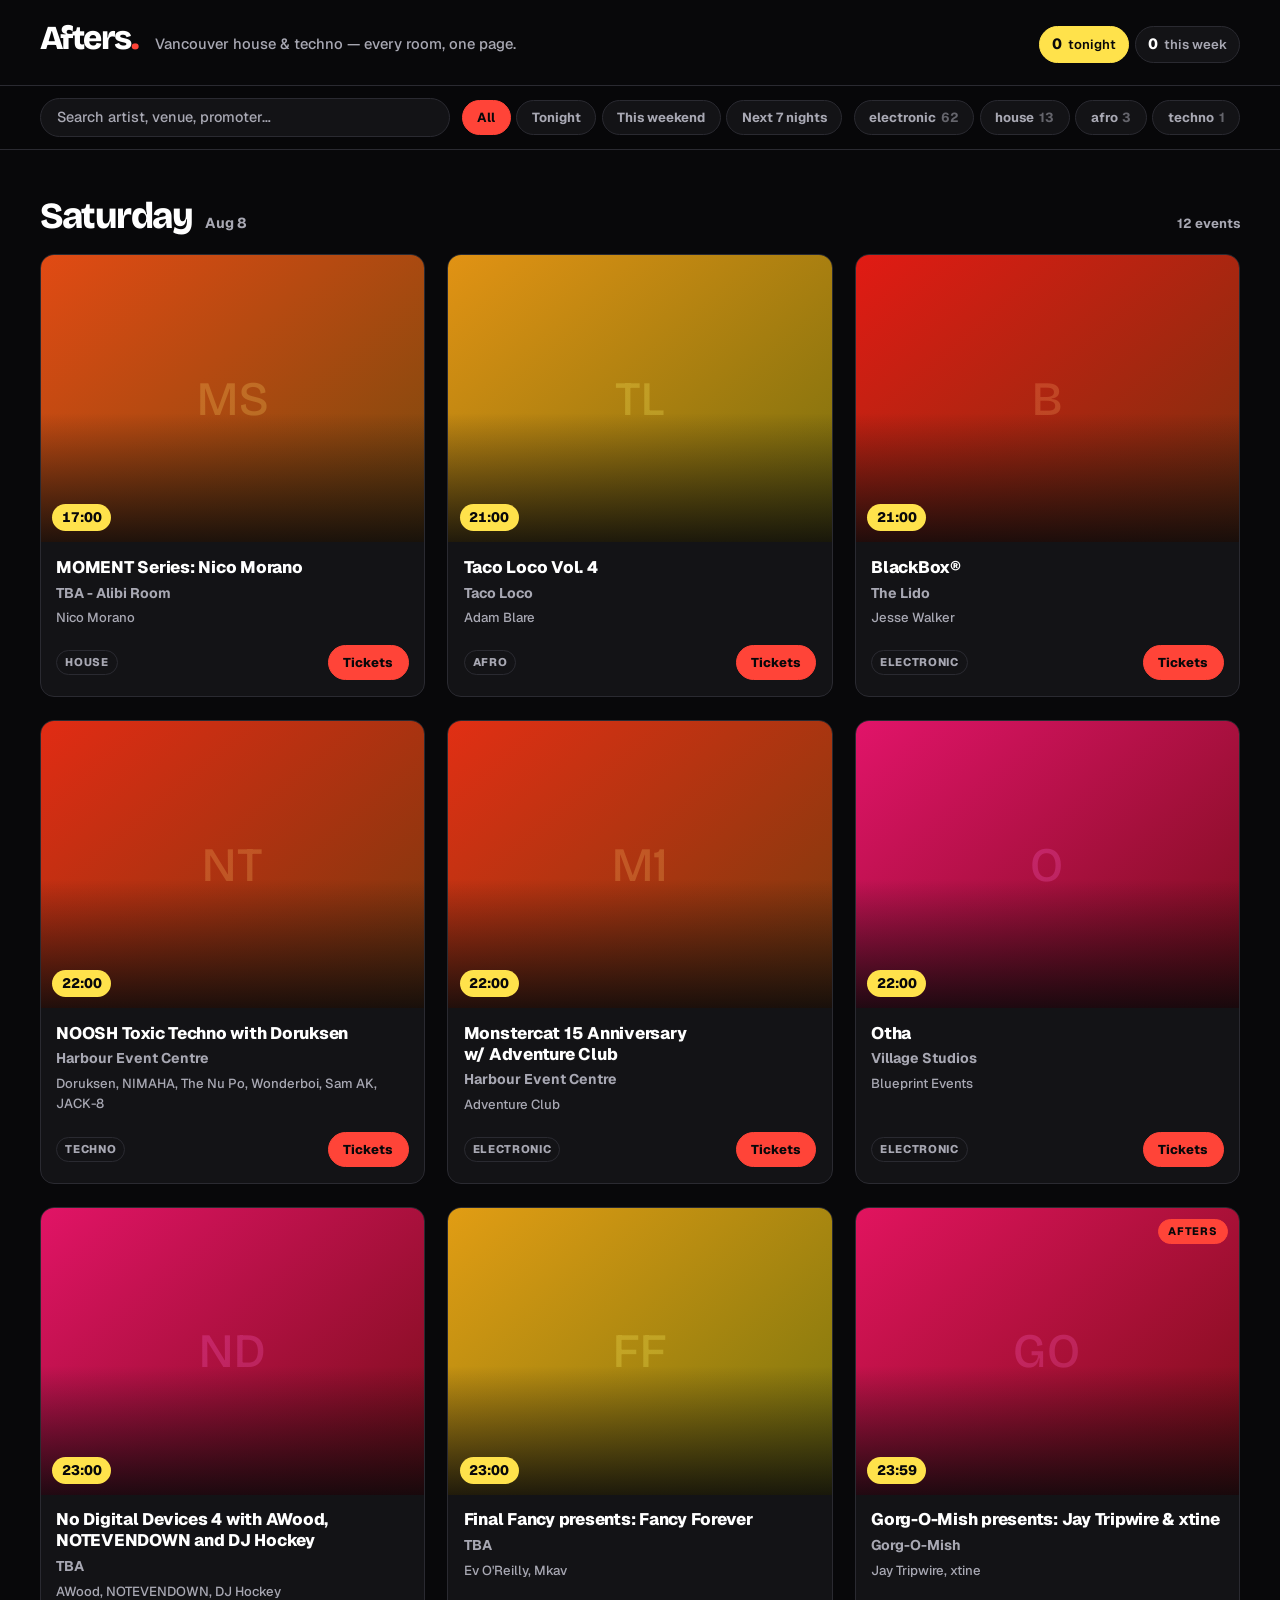
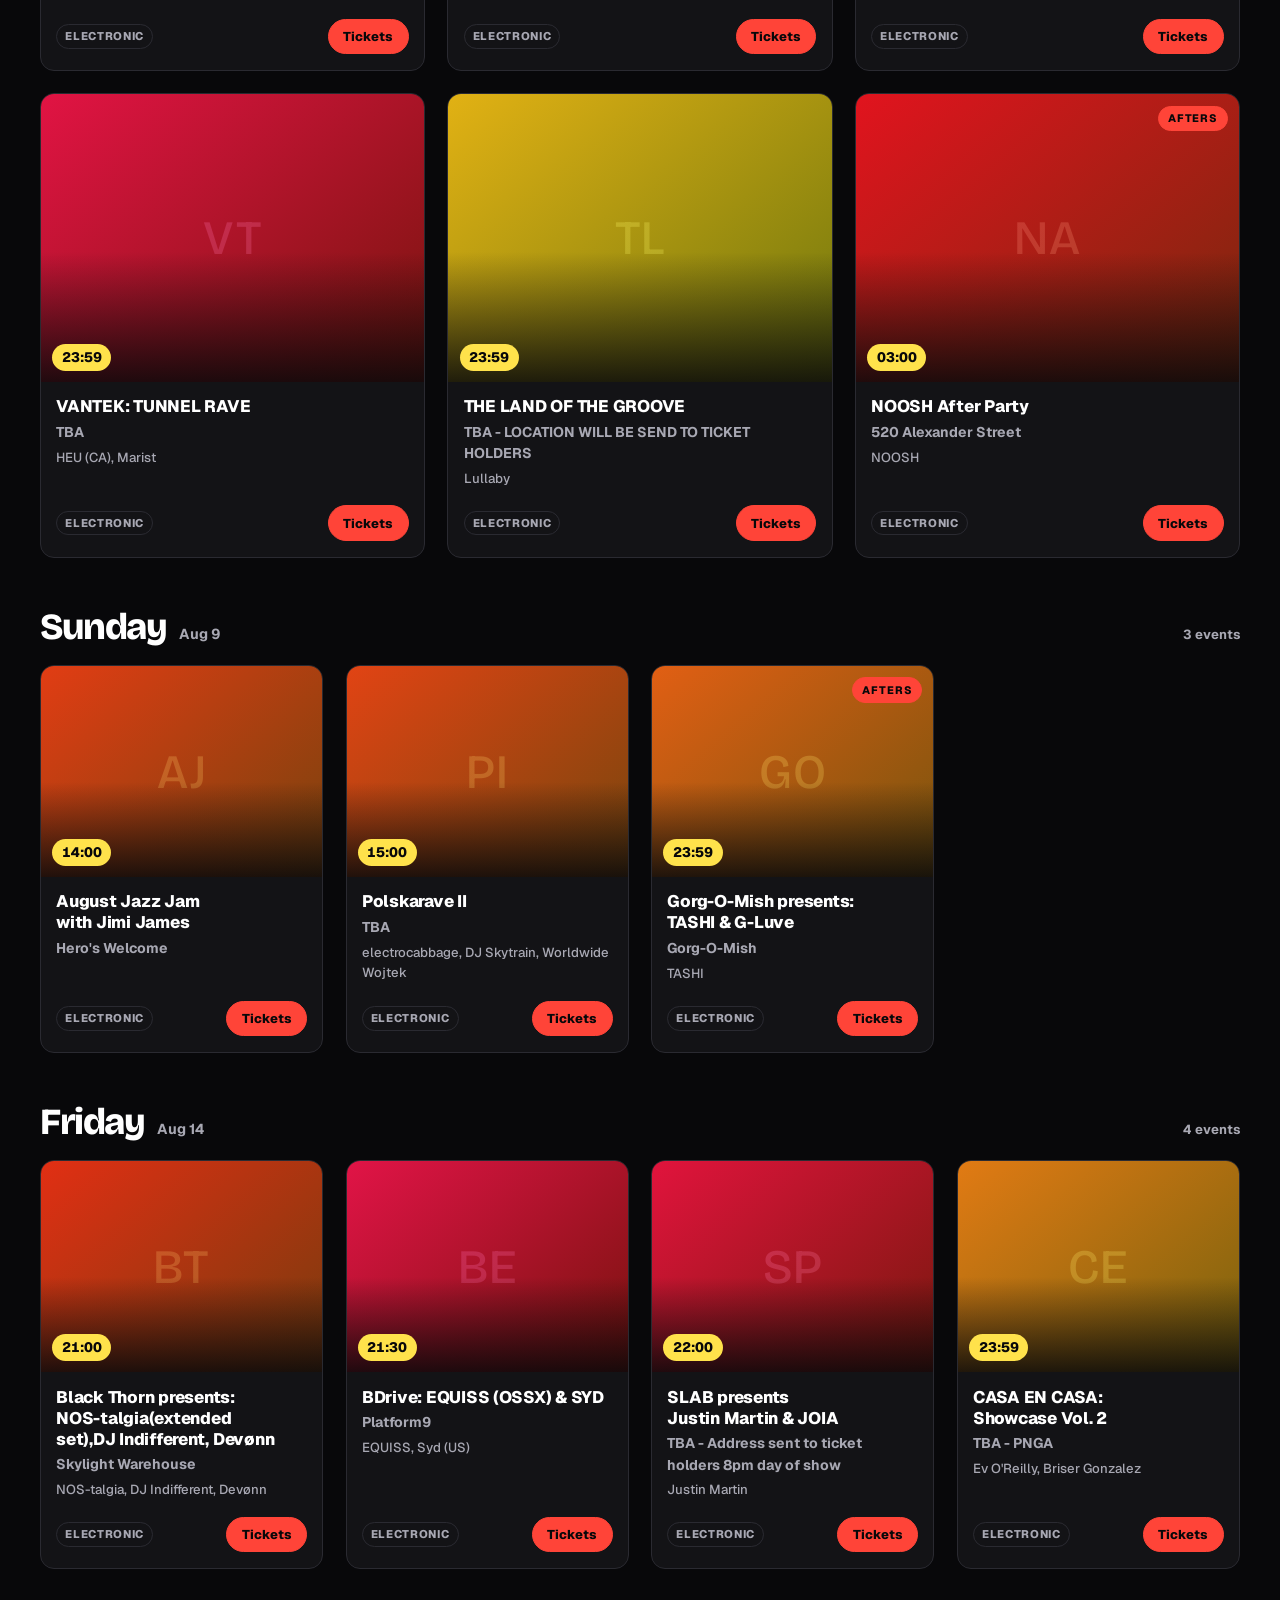
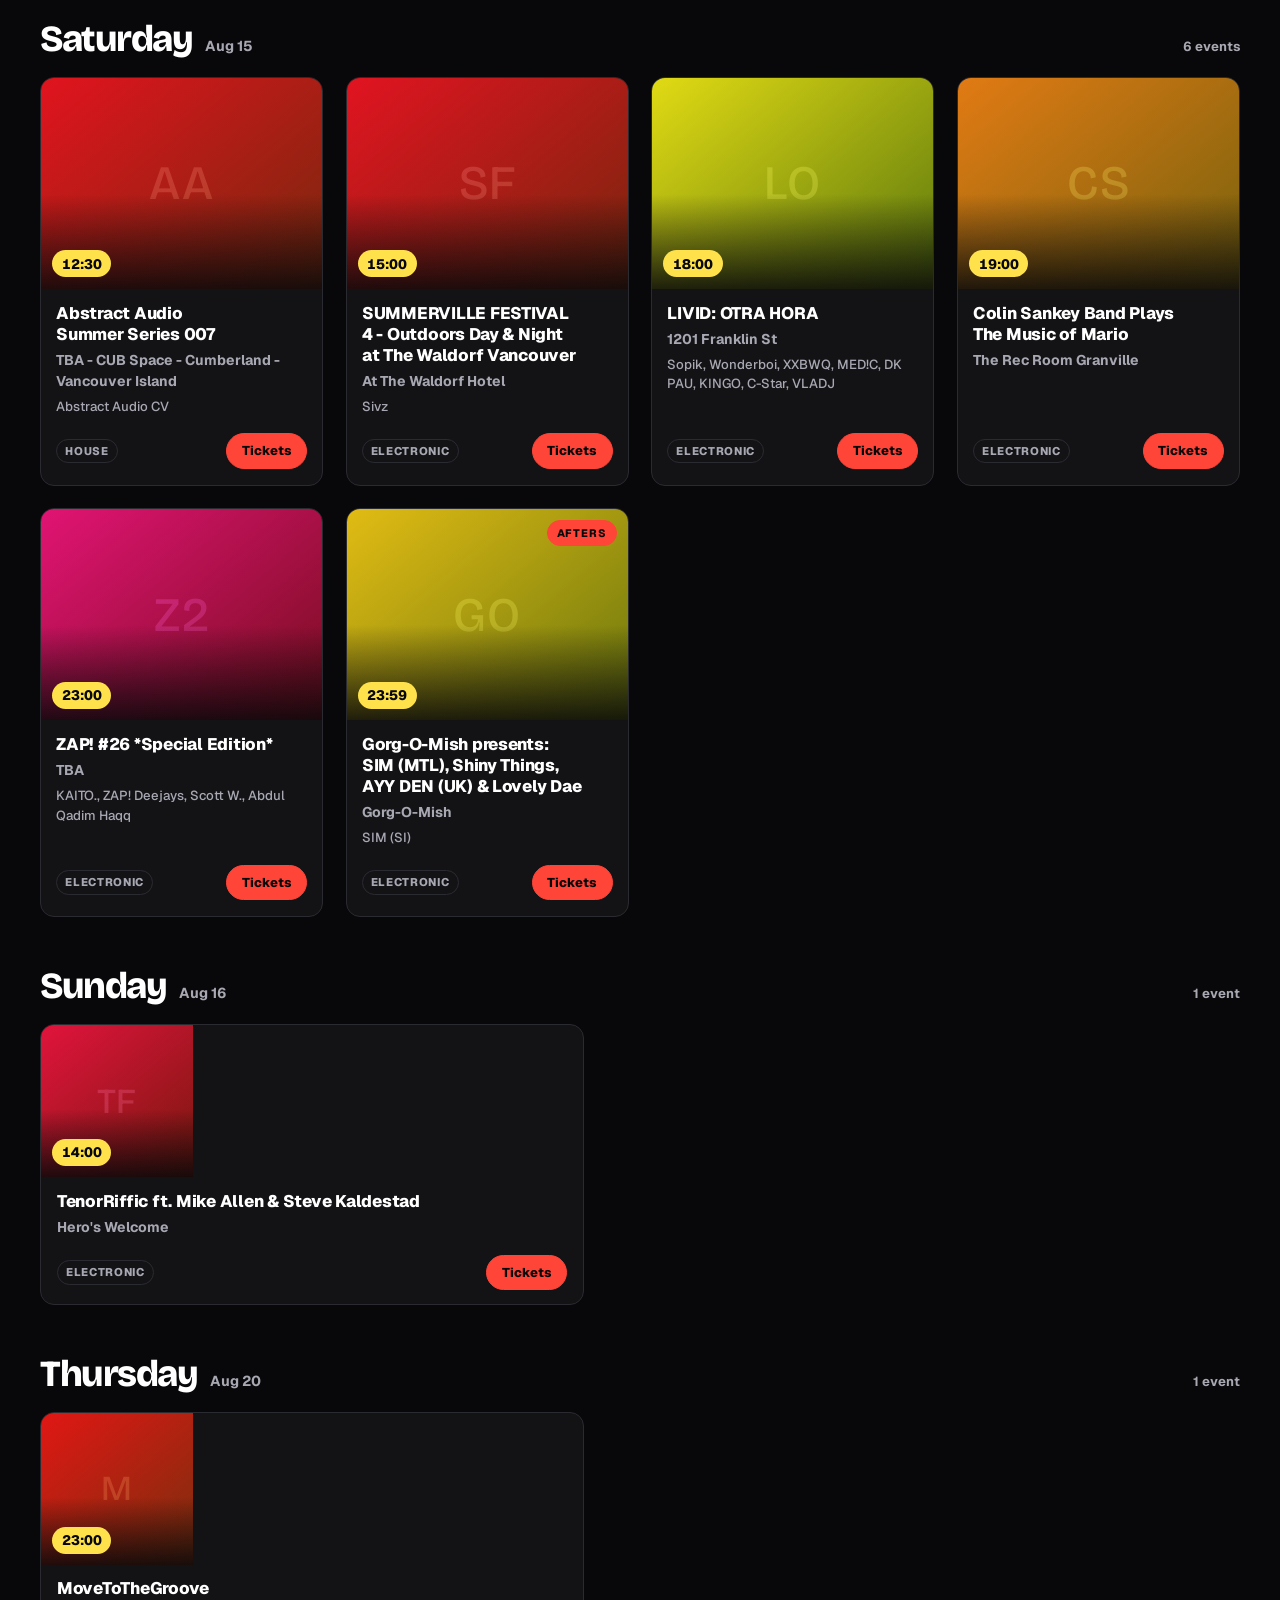
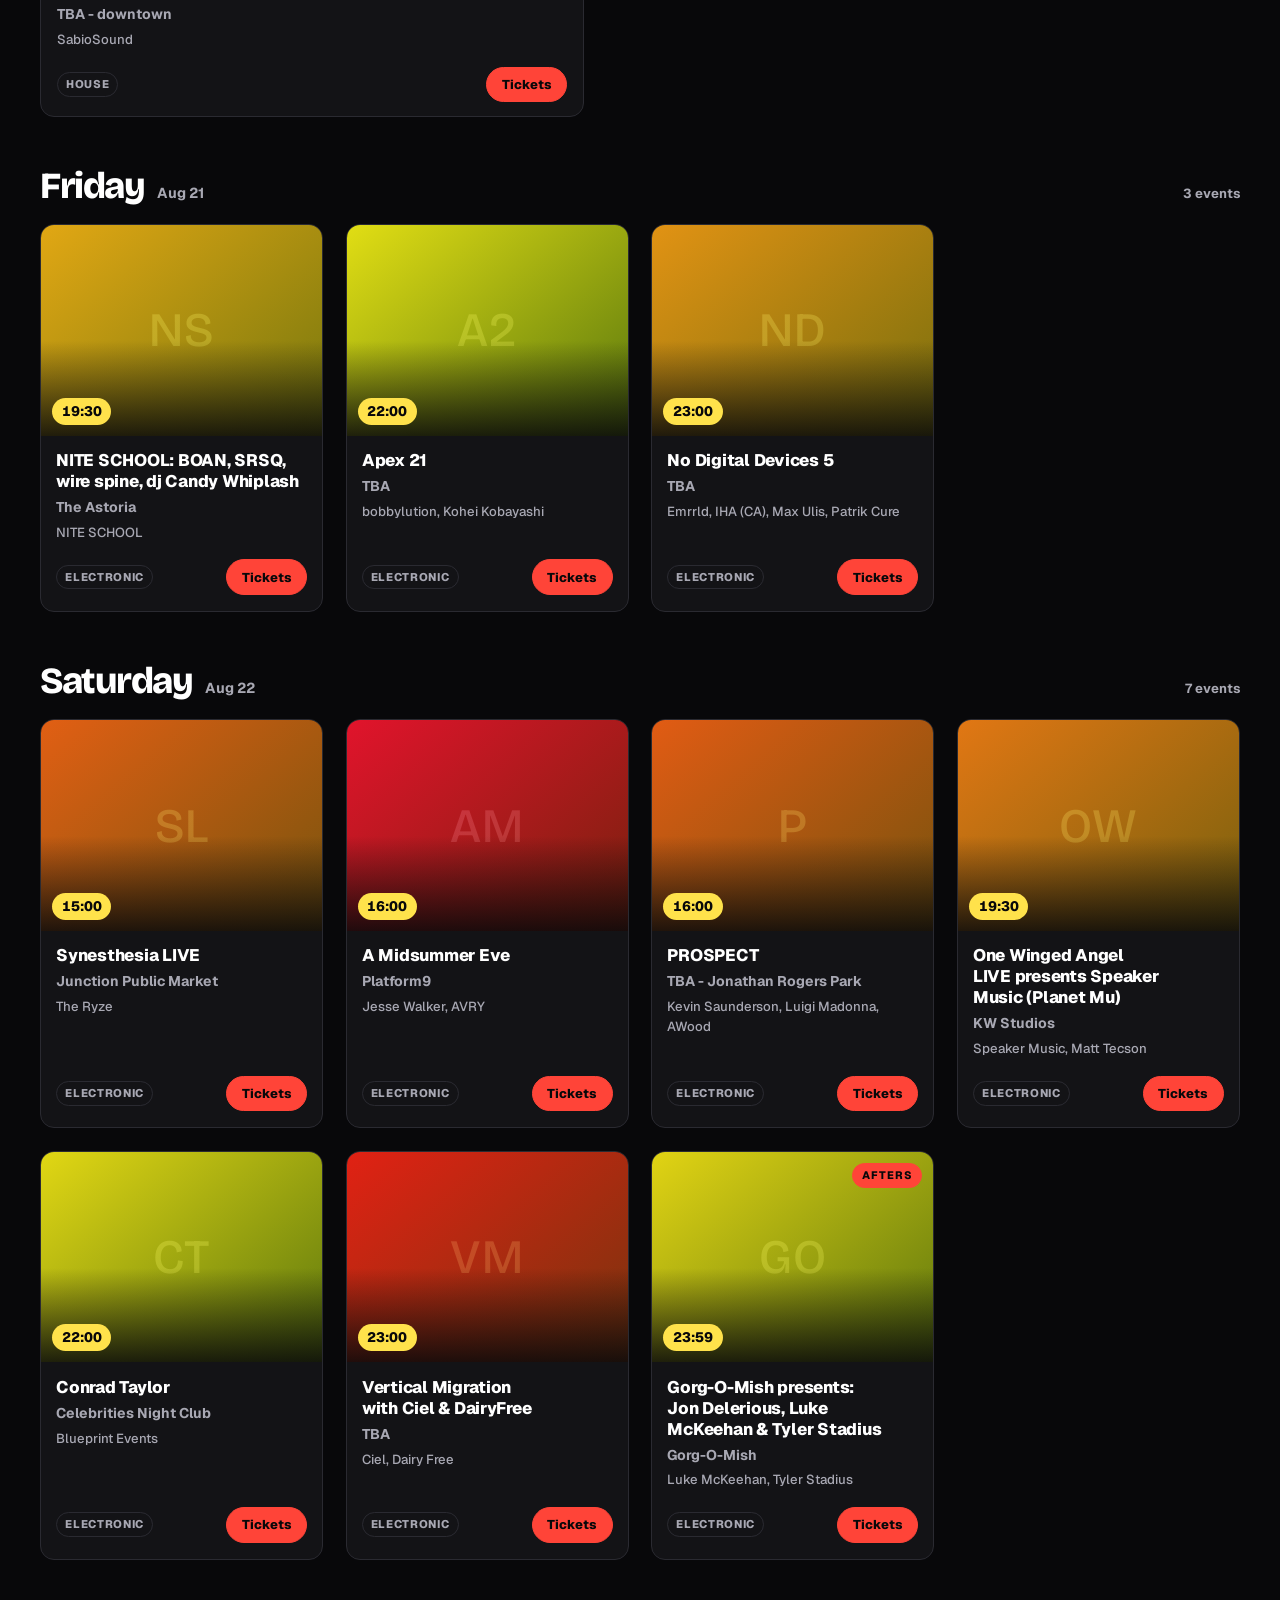
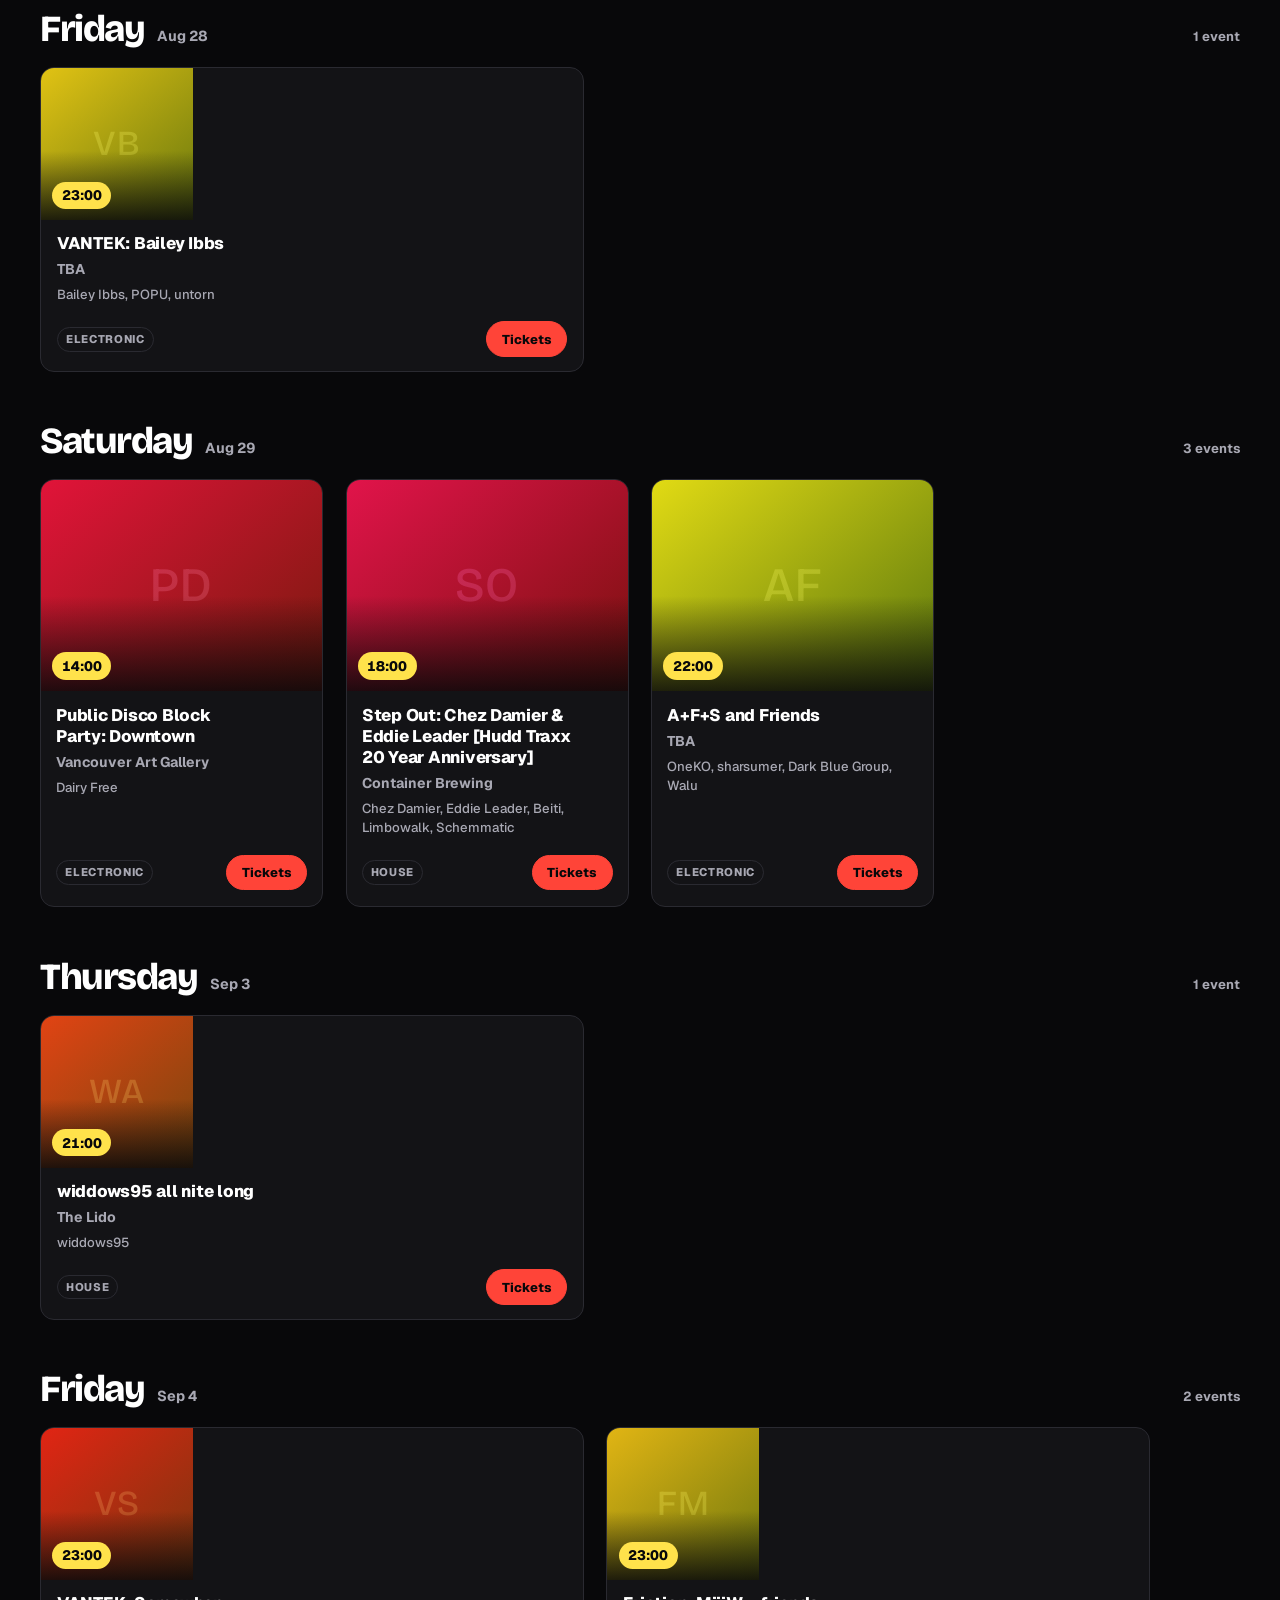
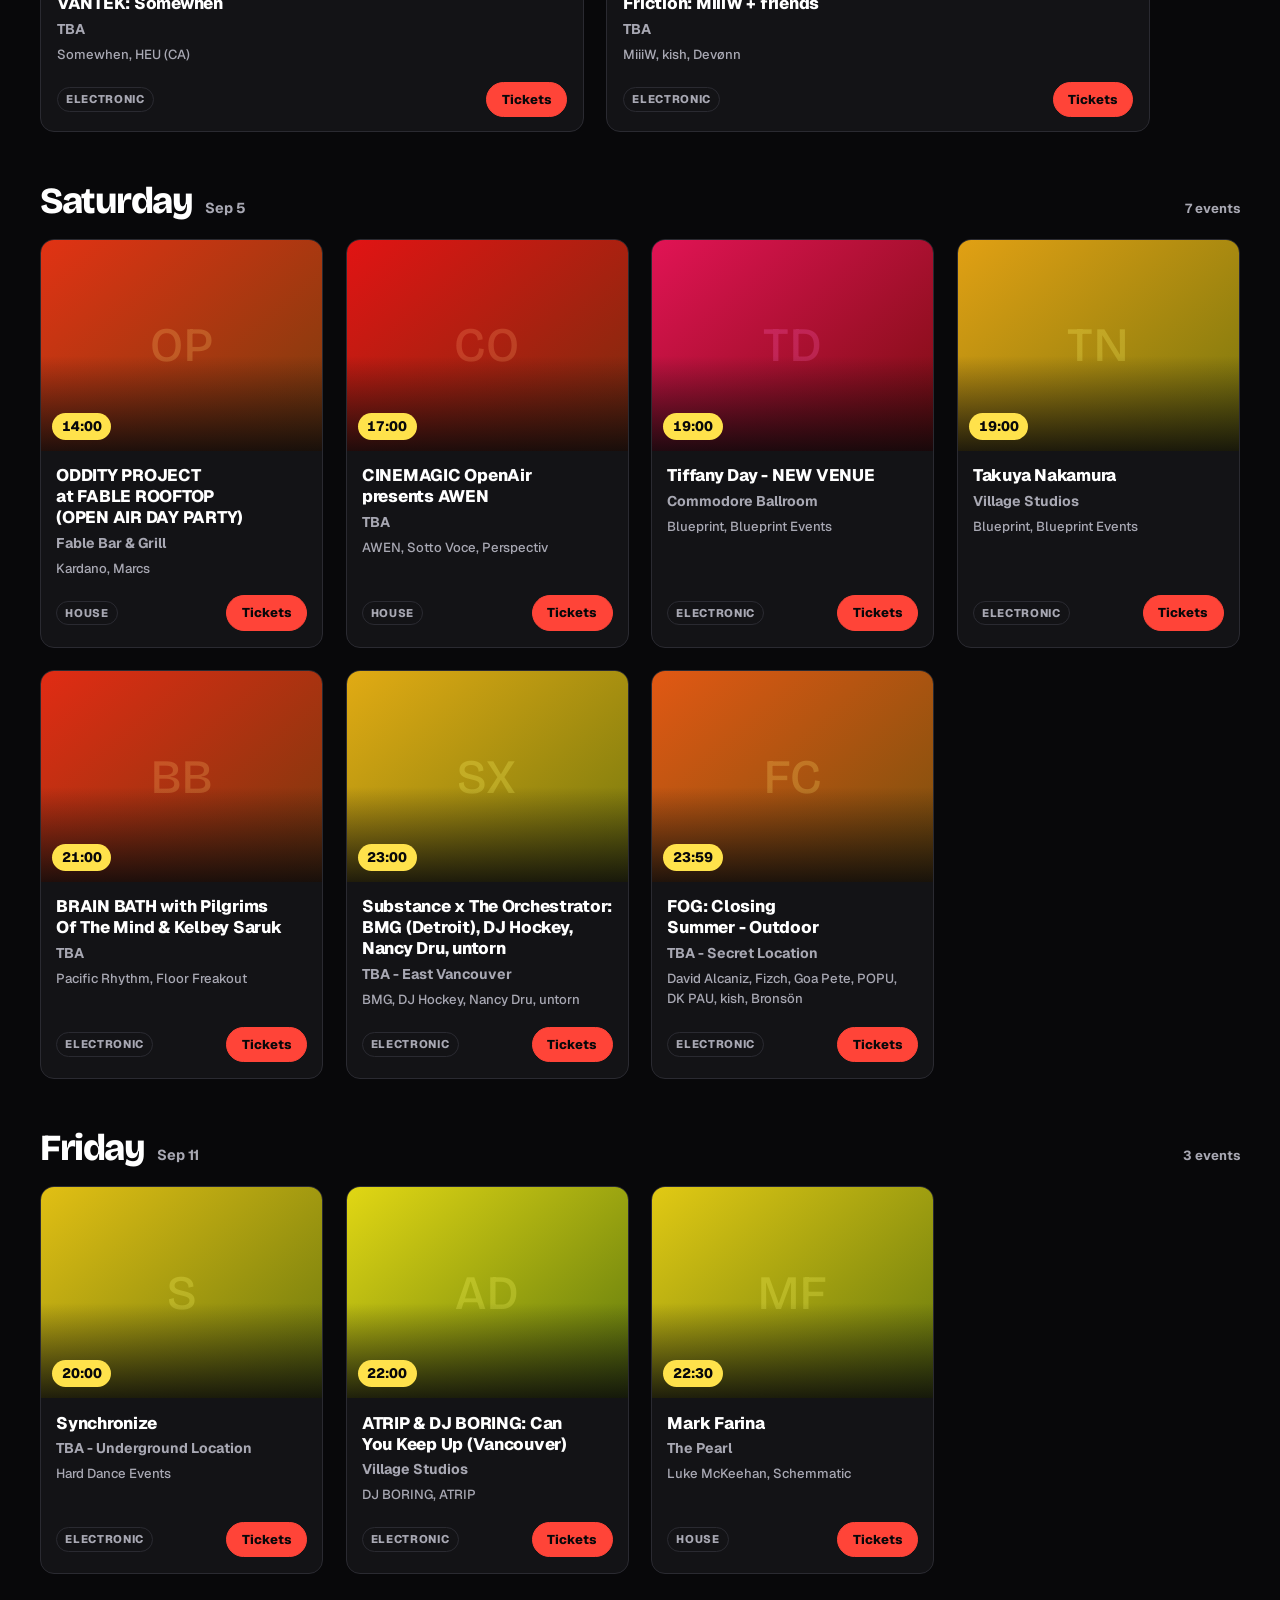
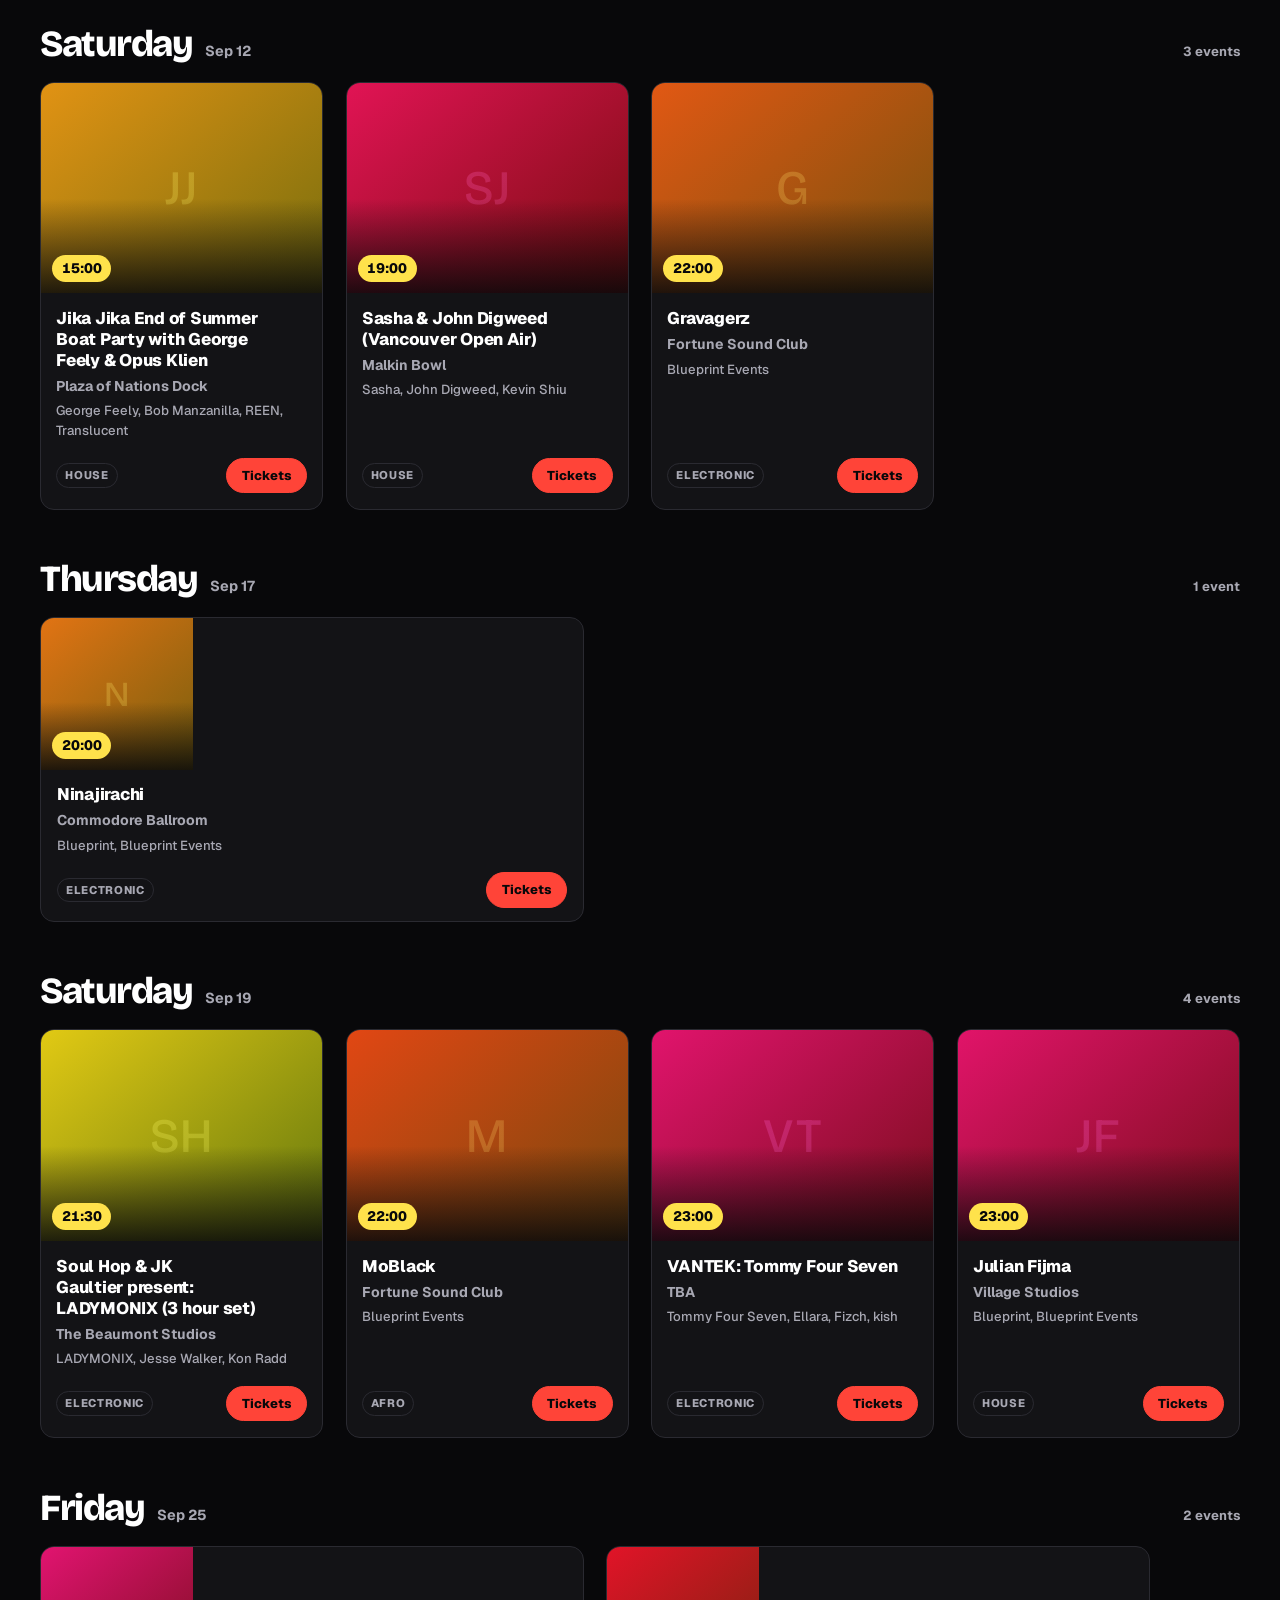
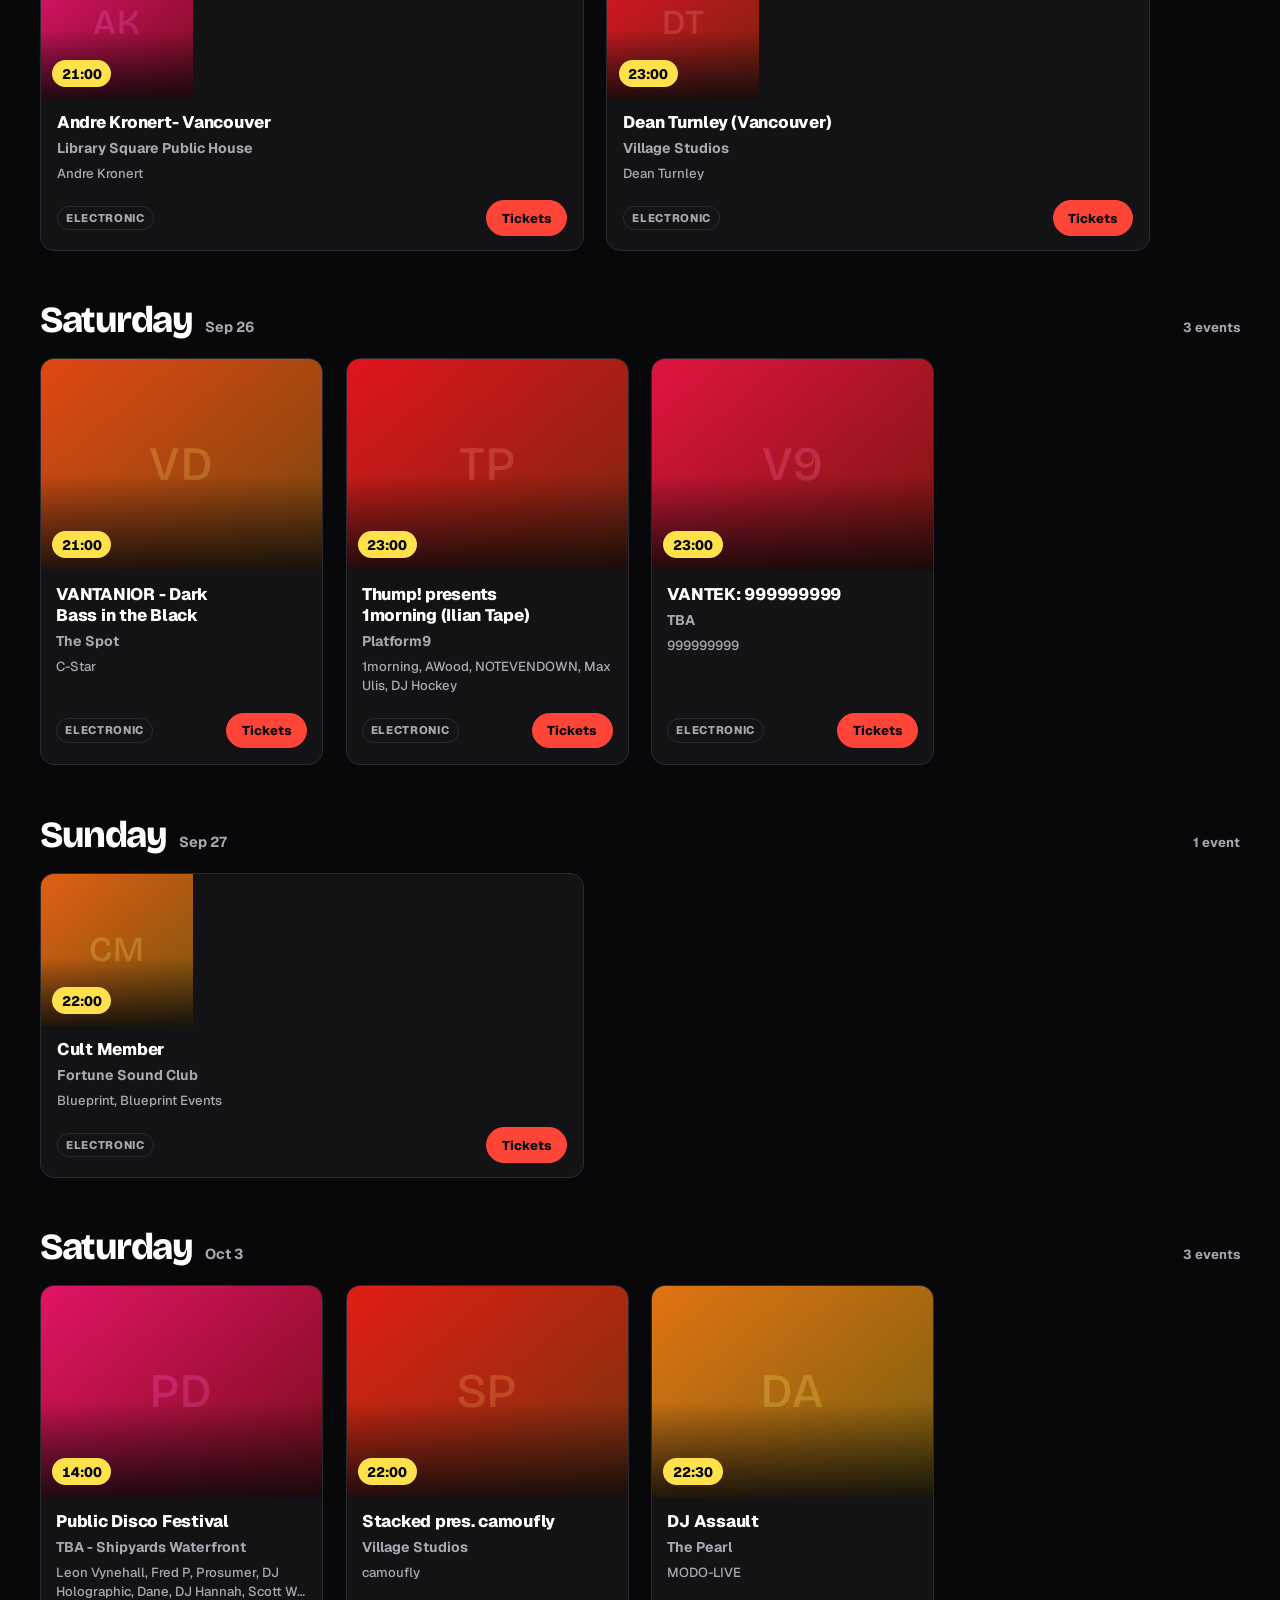
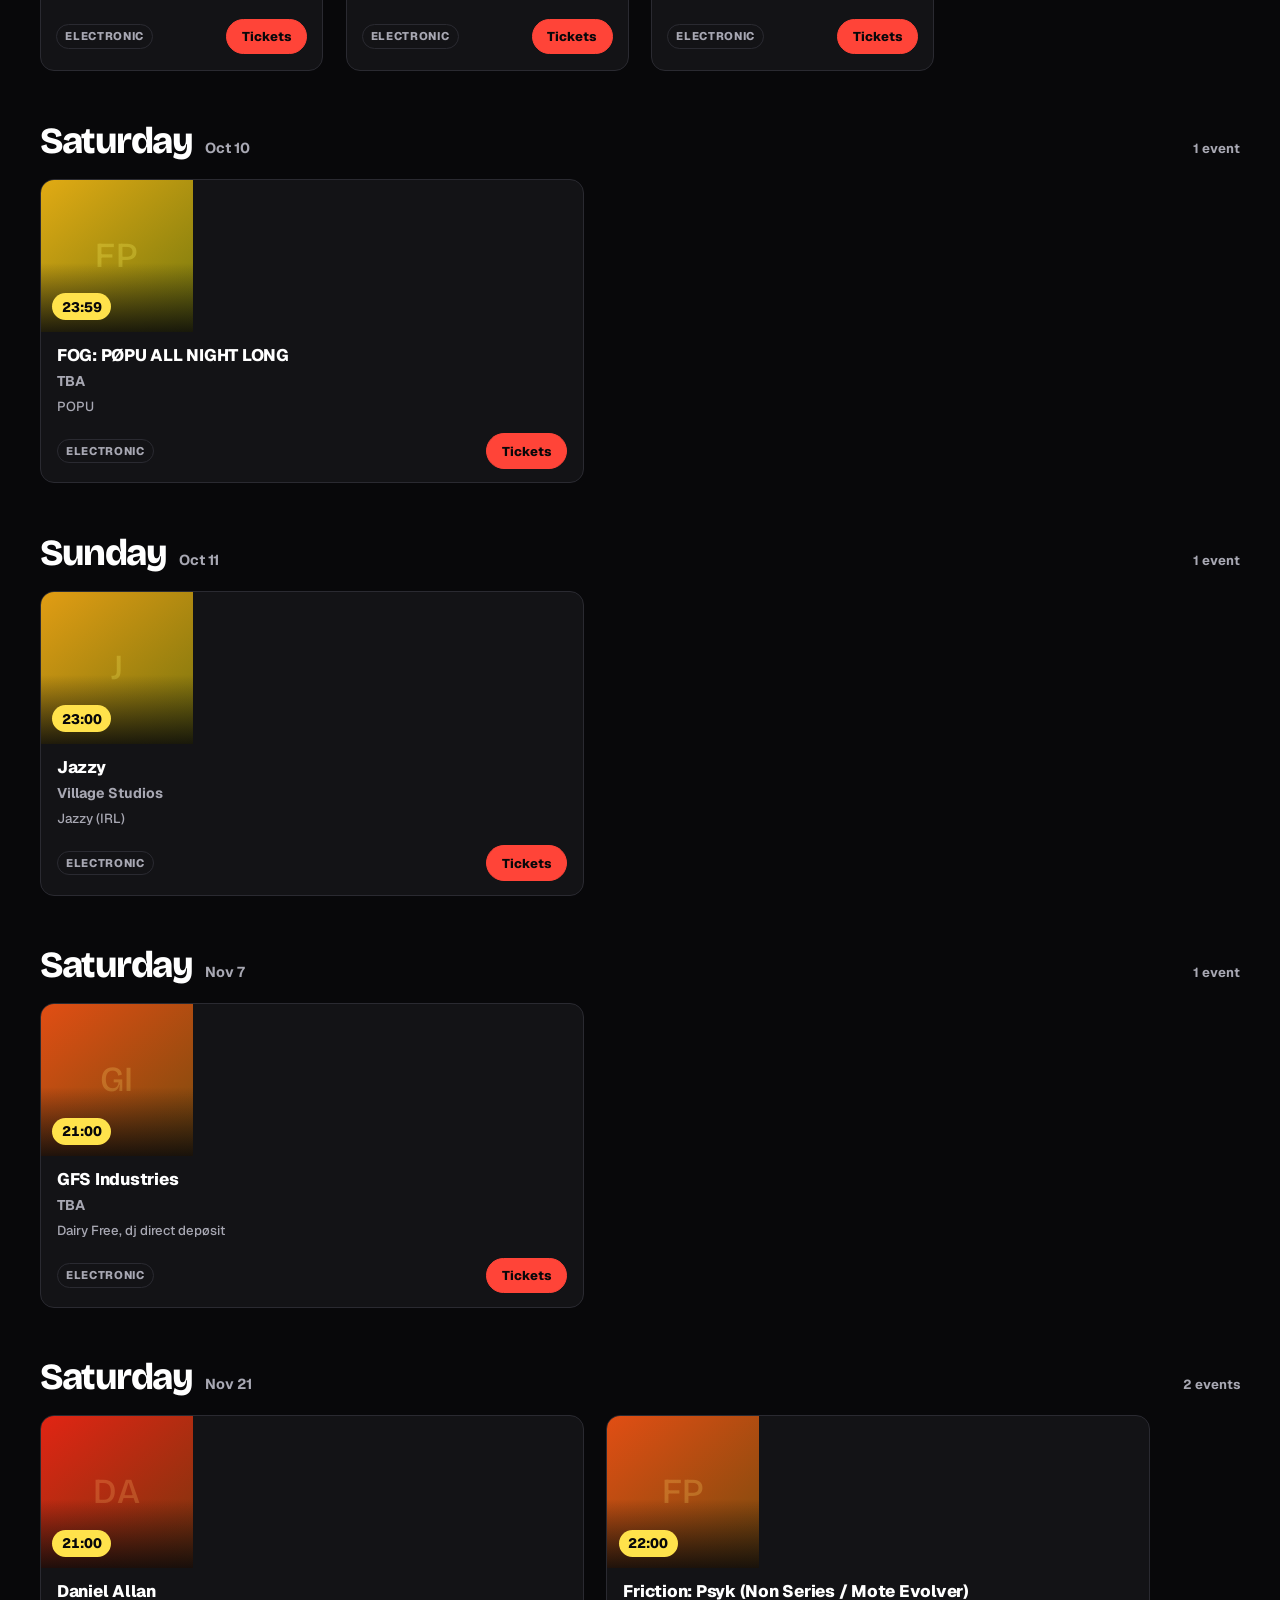
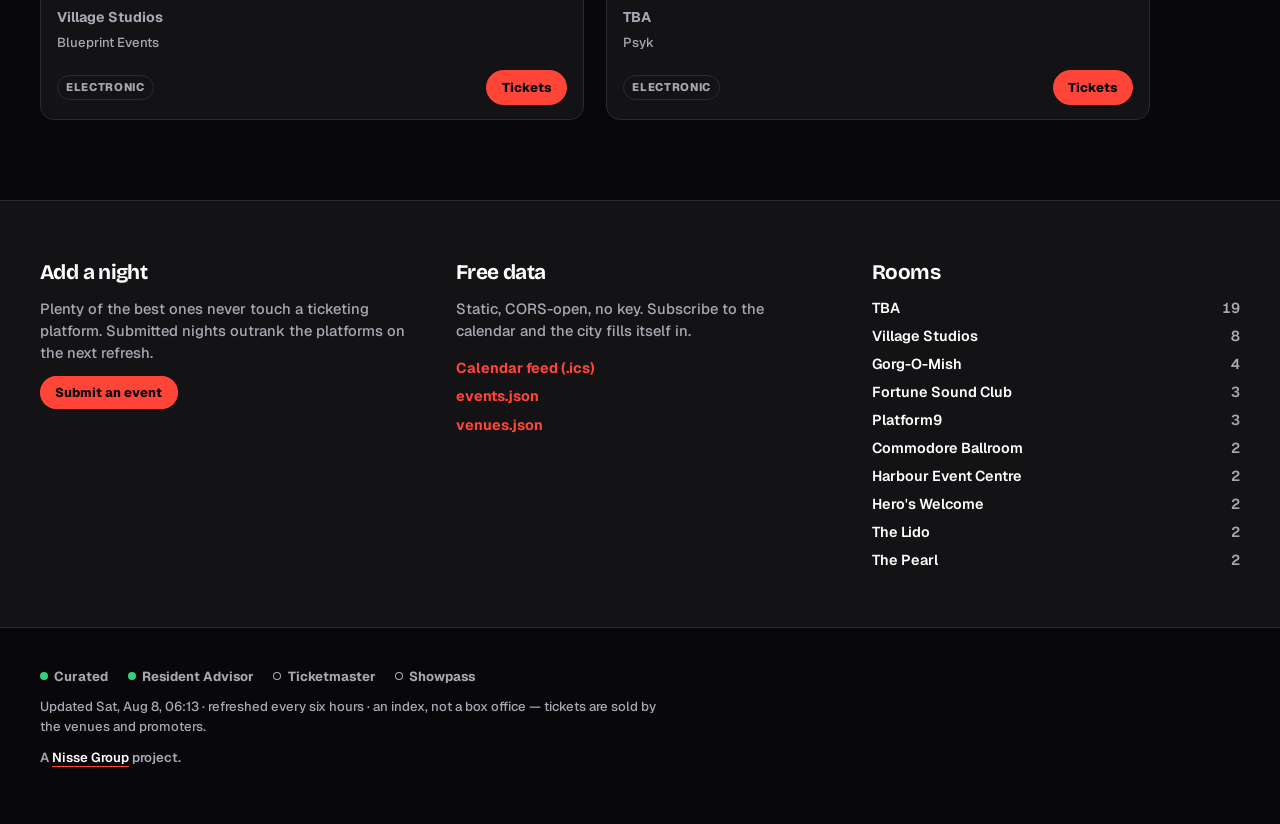
<file: docs/index.html>
<!doctype html>
<html lang="en">
<head>
<meta charset="utf-8">
<meta name="viewport" content="width=device-width, initial-scale=1">
<title>Afters — Vancouver house &amp; techno, with tickets</title>
<meta name="description" content="Every house and techno night in Vancouver in one place, with a ticket link on each one. Aggregated from Resident Advisor, Ticketmaster and local promoters. Free, open data. A Nisse Group project.">
<meta name="theme-color" content="#08080A">

<meta property="og:title" content="Afters — Vancouver house &amp; techno, with tickets">
<meta property="og:description" content="Every house and techno night in Vancouver in one place, with tickets.">
<meta property="og:type" content="website">

<link rel="preconnect" href="https://fonts.googleapis.com">
<link rel="preconnect" href="https://fonts.gstatic.com" crossorigin>
<link href="https://fonts.googleapis.com/css2?family=Bricolage+Grotesque:opsz,wght@12..96,500;12..96,700;12..96,800&family=Geist:wght@400;500;600;700&display=swap" rel="stylesheet">
<link rel="stylesheet" href="assets/css/style.css">
<link rel="icon" href="data:image/svg+xml,%3Csvg xmlns='http://www.w3.org/2000/svg' viewBox='0 0 32 32'%3E%3Crect width='32' height='32' rx='7' fill='%2308080A'/%3E%3Ccircle cx='16' cy='16' r='8' fill='%23FF4438'/%3E%3Ccircle cx='16' cy='16' r='2.6' fill='%2308080A'/%3E%3C/svg%3E">
</head>
<body>

<header class="top">
  <div class="wrap top__inner">
    <a class="mark" href="./">Afters<span aria-hidden="true">.</span></a>
    <p class="tag">Vancouver house &amp; techno — every room, one page.</p>
    <div class="counts">
      <a class="count count--live" href="#feed"><b data-role="stat-tonight">—</b> tonight</a>
      <span class="count"><b data-role="stat-week">—</b> this week</span>
      <span class="count count--soft"><b data-role="stat-venues">—</b> venues</span>
    </div>
  </div>
</header>

<nav class="bar" aria-label="Filter events">
  <div class="wrap bar__inner">
    <label class="search">
      <span class="visually-hidden">Search artists, venues or events</span>
      <input id="search" type="search" placeholder="Search artist, venue, promoter…" autocomplete="off">
    </label>
    <div class="pills" role="group" aria-label="When" data-role="when"></div>
    <div class="pills pills--genre" role="group" aria-label="Genre" data-role="genres"></div>
    <button type="button" class="reset" data-role="reset" hidden>Clear</button>
  </div>
</nav>

<main id="feed" class="feed" aria-live="polite" aria-busy="true">
  <div class="wrap" data-role="feed">
    <p class="note">Loading listings…</p>
  </div>
</main>

<section class="extras">
  <div class="wrap extras__inner">
    <article>
      <h2>Add a night</h2>
      <p>Plenty of the best ones never touch a ticketing platform. Submitted nights outrank the platforms on the next refresh.</p>
      <a class="btn btn--solid" data-role="submit" href="#">Submit an event</a>
    </article>
    <article>
      <h2>Free data</h2>
      <p>Static, CORS-open, no key. Subscribe to the calendar and the city fills itself in.</p>
      <ul class="links">
        <li><a href="data/events.ics">Calendar feed (.ics)</a></li>
        <li><a href="data/events.json">events.json</a></li>
        <li><a href="data/venues.json">venues.json</a></li>
      </ul>
    </article>
    <article>
      <h2>Rooms</h2>
      <ol class="rooms" data-role="rooms"></ol>
    </article>
  </div>
</section>

<footer class="foot">
  <div class="wrap foot__inner">
    <ul class="sources" data-role="sources"></ul>
    <p class="foot__meta">
      Updated <span data-role="updated">—</span> · refreshed every six hours · an index,
      not a box office — tickets are sold by the venues and promoters.
    </p>
    <p class="foot__by">
      A <a href="https://nissegroup.com" target="_blank" rel="noopener noreferrer">Nisse&nbsp;Group</a> project.
    </p>
  </div>
</footer>

<script src="assets/js/app.js"></script>
</body>
</html>
</file>
<file: docs/assets/css/style.css>
/* After Dark — Vancouver house & techno listings
   ================================================================
   Direction: Bold Energetic (Nike / Spotify). The flyer artwork carries
   the page and the interface is a quiet frame around it. There is no
   banner: the masthead is one compact row so listings start immediately.

   Type: Bricolage Grotesque for personality, Geist for the UI.

   Contrast is verified, not eyeballed:
     white on bg 20.0 · muted on bg 8.5 · accent on bg 5.9
     BLACK on accent 5.9  (white on accent is only 3.4 — never use it)

   Layout deliberately breaks between sections: tonight runs as large
   feature cards, later nights as a denser grid. */

:root {
  --bg:        #08080A;
  --surface:   #131316;
  --surface-2: #1C1C21;
  --line:      #2A2A31;

  --text:      #FFFFFF;
  --text-2:    #A8A8B3;

  --accent:    #FF4438;   /* always paired with black text */
  --gold:      #FFE24B;   /* tonight only */

  --display: "Bricolage Grotesque", ui-sans-serif, system-ui, sans-serif;
  --sans: "Geist", ui-sans-serif, system-ui, -apple-system, sans-serif;

  --wrap: 84rem;
  --gut: clamp(1rem, 4vw, 2.5rem);
  --r: 14px;
}

*, *::before, *::after { box-sizing: border-box; }
html { -webkit-text-size-adjust: 100%; scroll-behavior: smooth; }

body {
  margin: 0;
  background: var(--bg);
  color: var(--text);
  font-family: var(--sans);
  font-size: 1rem;
  font-weight: 500;
  line-height: 1.5;
  -webkit-font-smoothing: antialiased;
  overflow-x: hidden;
}

h1, h2, h3 { margin: 0; text-wrap: balance; }
p { margin: 0; }
ul, ol { margin: 0; padding: 0; list-style: none; }
a { color: inherit; text-decoration: none; }
img { display: block; max-width: 100%; }

:focus-visible { outline: 3px solid var(--gold); outline-offset: 3px; border-radius: 4px; }

.wrap { max-width: var(--wrap); margin: 0 auto; padding-inline: var(--gut); }

.visually-hidden {
  position: absolute; width: 1px; height: 1px; margin: -1px;
  padding: 0; overflow: hidden; clip-path: inset(50%); white-space: nowrap;
}

/* ------------------------------------------------------------- masthead */

/* Deliberately not a banner: name, what it is, and the counts on one line,
   so the first cards sit just under the filter bar. */
.top { border-bottom: 1px solid var(--line); }
.top__inner {
  display: flex;
  flex-wrap: wrap;
  align-items: baseline;
  gap: 0.5rem 1.1rem;
  padding-block: clamp(0.9rem, 2.2vw, 1.4rem);
}

.mark {
  font-family: var(--display);
  font-weight: 800;
  font-size: clamp(1.5rem, 3.4vw, 2.1rem);
  line-height: 1;
  letter-spacing: -0.045em;
}
.mark span { color: var(--accent); }

.tag { color: var(--text-2); font-size: 0.92rem; font-weight: 500; }

.counts { display: flex; flex-wrap: wrap; gap: 0.4rem; margin-left: auto; }
.count {
  display: inline-flex;
  align-items: baseline;
  gap: 0.35rem;
  font-size: 0.82rem;
  font-weight: 600;
  color: var(--text-2);
  background: var(--surface);
  border: 1px solid var(--line);
  border-radius: 999px;
  padding: 0.32rem 0.75rem;
  white-space: nowrap;
}
.count b {
  font-family: var(--display);
  font-weight: 800;
  font-size: 1rem;
  color: var(--text);
  font-variant-numeric: tabular-nums;
}
.count--live { background: var(--gold); border-color: var(--gold); color: #08080A; }
.count--live b { color: #08080A; }
.count--live:hover { filter: brightness(1.08); }
.count--soft { display: none; }

/* ------------------------------------------------------------------- bar */

.bar {
  position: sticky;
  top: 0;
  z-index: 40;
  background: rgba(8, 8, 10, 0.86);
  backdrop-filter: blur(14px);
  border-bottom: 1px solid var(--line);
}
.bar__inner {
  display: flex;
  flex-wrap: wrap;
  align-items: center;
  gap: 0.5rem 0.75rem;
  padding-block: 0.75rem;
}

.search { flex: 1 1 15rem; min-width: 0; }
.search input {
  width: 100%;
  background: var(--surface);
  border: 1px solid var(--line);
  border-radius: 999px;
  color: var(--text);
  font-family: inherit;
  font-size: 0.9rem;
  font-weight: 600;
  padding: 0.6rem 1rem;
}
.search input::placeholder { color: var(--text-2); font-weight: 500; }
.search input:focus { border-color: var(--accent); outline: none; }

.pills { display: flex; flex-wrap: wrap; gap: 0.35rem; }
.pills--genre:empty { display: none; }

.pill {
  font-family: inherit;
  font-size: 0.82rem;
  font-weight: 700;
  color: var(--text-2);
  background: var(--surface);
  border: 1px solid var(--line);
  border-radius: 999px;
  padding: 0.5rem 0.9rem;
  cursor: pointer;
  white-space: nowrap;
  transition: background-color 0.15s, color 0.15s, border-color 0.15s;
}
.pill:hover { color: var(--text); border-color: var(--text-2); }
/* Black on accent — white would only reach 3.4:1. */
.pill.is-on { background: var(--accent); border-color: var(--accent); color: #08080A; }
.pill__n { opacity: 0.55; margin-left: 0.3rem; }

.reset {
  font: inherit;
  font-size: 0.82rem;
  font-weight: 700;
  color: var(--text-2);
  background: none;
  border: 0;
  padding: 0.5rem 0.4rem;
  cursor: pointer;
  text-decoration: underline;
}
.reset:hover { color: var(--text); }

/* ------------------------------------------------------------------ feed */

.feed { padding: clamp(1.5rem, 4vw, 2.5rem) 0 clamp(3rem, 7vw, 5rem); }

.day {
  display: flex;
  align-items: baseline;
  gap: 0.8rem;
  margin: clamp(2rem, 5vw, 3.2rem) 0 1.2rem;
}
.day:first-child { margin-top: 0.5rem; }
.day__name {
  font-family: var(--display);
  font-weight: 800;
  font-size: clamp(1.5rem, 4vw, 2.3rem);
  line-height: 1;
  letter-spacing: -0.04em;
}
.day__date { font-size: 0.9rem; font-weight: 700; color: var(--text-2); }
.day__n { margin-left: auto; font-size: 0.82rem; font-weight: 700; color: var(--text-2); }
.day--tonight .day__name { color: var(--gold); }

.grid {
  display: grid;
  grid-template-columns: repeat(auto-fill, minmax(min(100%, 15.5rem), 1fr));
  gap: clamp(0.9rem, 2vw, 1.4rem);
}
/* Tonight gets more room — consecutive sections shouldn't share a rhythm. */
.grid--feature { grid-template-columns: repeat(auto-fill, minmax(min(100%, 20rem), 1fr)); }

/* Most weeknights have one or two things on. A tile grid would leave three
   empty columns and a page of scroll, so quiet nights lay out wide instead. */
/* Capped so a lone Tuesday listing doesn't stretch the full page width. */
.grid--wide { grid-template-columns: repeat(auto-fit, minmax(min(100%, 26rem), 34rem)); justify-content: start; }
.card--wide { flex-direction: row; }
.card--wide .card__art { aspect-ratio: 1 / 1; width: 9.5rem; flex: none; }
.card--wide .card__body { padding: 0.85rem 1rem; }
.card--wide .card__mono { font-size: 2.2rem; }

/* ------------------------------------------------------------------ card */

.card {
  display: flex;
  flex-direction: column;
  background: var(--surface);
  border: 1px solid var(--line);
  border-radius: var(--r);
  overflow: hidden;
  transition: transform 0.18s ease, border-color 0.18s ease, box-shadow 0.18s ease;
}
.card:hover {
  transform: translateY(-3px);
  border-color: #3A3A44;
  box-shadow: 0 14px 34px rgba(0, 0, 0, 0.55);
}

.card__art {
  position: relative;
  display: block;
  aspect-ratio: 4 / 3;
  overflow: hidden;
  background: var(--surface-2);
}
.card__art img { width: 100%; height: 100%; object-fit: cover; }

/* Generated artwork when a listing has no flyer — deterministic per event so
   the grid still reads as designed rather than broken. */
.card__art--none {
  background-image:
    linear-gradient(140deg, hsl(var(--h) 84% 48%), hsl(calc(var(--h) + 18) 80% 26%));
}
.card__mono {
  position: absolute;
  inset: 0;
  display: grid;
  place-items: center;
  font-family: var(--display);
  font-size: 3rem;
  line-height: 1;
  color: rgba(255, 255, 255, 0.55);
  mix-blend-mode: soft-light;
  letter-spacing: 0.02em;
}

/* Scrim so the time chip stays readable over any artwork. */
.card__art::after {
  content: "";
  position: absolute;
  inset: auto 0 0 0;
  height: 45%;
  background: linear-gradient(to top, rgba(8, 8, 10, 0.85), transparent);
  pointer-events: none;
}

.card__time {
  position: absolute;
  left: 0.7rem;
  bottom: 0.7rem;
  z-index: 1;
  font-size: 0.86rem;
  font-weight: 800;
  font-variant-numeric: tabular-nums;
  background: var(--gold);
  color: #08080A;
  border-radius: 999px;
  padding: 0.2rem 0.6rem;
}
.card__tag {
  position: absolute;
  right: 0.7rem;
  top: 0.7rem;
  z-index: 1;
  font-size: 0.68rem;
  font-weight: 800;
  letter-spacing: 0.08em;
  text-transform: uppercase;
  background: rgba(8, 8, 10, 0.78);
  border: 1px solid rgba(255, 255, 255, 0.22);
  border-radius: 999px;
  padding: 0.22rem 0.55rem;
}
.card__tag--after { background: var(--accent); border-color: var(--accent); color: #08080A; }

.card__body {
  display: flex;
  flex-direction: column;
  gap: 0.3rem;
  padding: 0.9rem 0.95rem 1rem;
  flex: 1;
}
.card__title {
  font-size: 1.05rem;
  font-weight: 800;
  line-height: 1.25;
  letter-spacing: -0.015em;
}
.card__title a:hover { color: var(--accent); }
.card__venue { font-size: 0.88rem; font-weight: 700; color: var(--text-2); }
.card__line {
  font-size: 0.82rem;
  color: var(--text-2);
  font-weight: 500;
  overflow: hidden;
  display: -webkit-box;
  -webkit-line-clamp: 2;
  -webkit-box-orient: vertical;
}

.card__foot {
  display: flex;
  align-items: center;
  gap: 0.5rem;
  margin-top: auto;
  padding-top: 0.75rem;
}
.genre {
  font-size: 0.7rem;
  font-weight: 800;
  letter-spacing: 0.06em;
  text-transform: uppercase;
  color: var(--text-2);
  border: 1px solid var(--line);
  border-radius: 999px;
  padding: 0.18rem 0.5rem;
}
.card__price {
  font-size: 0.82rem;
  font-weight: 800;
  font-variant-numeric: tabular-nums;
  color: var(--text-2);
}

.btn {
  font-family: inherit;
  font-size: 0.8rem;
  font-weight: 800;
  border-radius: 999px;
  padding: 0.45rem 0.9rem;
  border: 1px solid var(--line);
  background: var(--surface-2);
  color: var(--text);
  cursor: pointer;
  white-space: nowrap;
}
.btn:hover { border-color: var(--text-2); }
.btn--solid { background: var(--accent); border-color: var(--accent); color: #08080A; }
.btn--solid:hover { filter: brightness(1.1); border-color: var(--accent); }
.card__foot .btn { margin-left: auto; }

/* ----------------------------------------------------------------- notes */

.note {
  padding: clamp(2.5rem, 8vw, 5rem) 0;
  max-width: 44ch;
  color: var(--text-2);
  font-weight: 600;
}
.note strong {
  display: block;
  font-family: var(--display);
  font-weight: 800;
  font-size: clamp(1.6rem, 4.5vw, 2.2rem);
  letter-spacing: -0.035em;
  color: var(--text);
  margin-bottom: 0.5rem;
}
.note .btn { margin-top: 1.2rem; display: inline-block; }

/* ---------------------------------------------------------------- extras */

.extras { border-top: 1px solid var(--line); background: var(--surface); }
.extras__inner {
  padding-block: clamp(2.2rem, 5vw, 3.5rem);
  display: grid;
  grid-template-columns: repeat(auto-fit, minmax(min(100%, 15rem), 1fr));
  gap: clamp(1.6rem, 4vw, 3rem);
  align-items: start;
}
.extras h2 {
  font-family: var(--display);
  font-weight: 700;
  font-size: 1.3rem;
  letter-spacing: -0.03em;
  margin-bottom: 0.6rem;
}
.extras p { color: var(--text-2); font-size: 0.92rem; margin-bottom: 1rem; }

.links { display: flex; flex-direction: column; gap: 0.45rem; font-weight: 700; font-size: 0.9rem; }
.links a { color: var(--accent); }
.links a:hover { text-decoration: underline; }

.rooms { display: flex; flex-direction: column; gap: 0.4rem; }
.rooms li { display: flex; gap: 0.6rem; font-size: 0.9rem; font-weight: 600; }
.rooms button {
  font: inherit; background: none; border: 0; padding: 0;
  color: var(--text); text-align: left; cursor: pointer;
}
.rooms button:hover { color: var(--accent); }
.rooms span { margin-left: auto; color: var(--text-2); font-variant-numeric: tabular-nums; }

/* ----------------------------------------------------------------- foot */

.foot {
  border-top: 1px solid var(--line);
  padding-block: clamp(1.6rem, 4vw, 2.4rem) clamp(2.4rem, 6vw, 3.5rem);
  color: var(--text-2);
  font-size: 0.82rem;
  font-weight: 500;
}
.foot__inner { display: flex; flex-direction: column; gap: 0.7rem; }
.sources { display: flex; flex-wrap: wrap; gap: 0.4rem 1.2rem; }
.foot__meta { max-width: 70ch; }
.foot__by { font-weight: 600; color: var(--text-2); }
.foot__by a { color: var(--text); border-bottom: 1px solid var(--accent); }
.foot__by a:hover { color: var(--accent); }
.source { display: inline-flex; align-items: center; gap: 0.4rem; font-weight: 700; }
/* Shape as well as colour, so state survives greyscale and CVD. */
.source__dot { width: 0.5rem; height: 0.5rem; border-radius: 999px; background: var(--text-2); }
.source--ok .source__dot { background: #34D07F; }
.source--failed .source__dot { background: var(--accent); border-radius: 0; }
.source--skipped .source__dot { background: transparent; box-shadow: inset 0 0 0 1px var(--text-2); }

/* ---------------------------------------------------------------- narrow */

@media (max-width: 46rem) {
  .tag { flex-basis: 100%; order: 3; font-size: 0.85rem; }
  .counts { margin-left: 0; order: 2; }
}

@media (max-width: 40rem) {
  .grid, .grid--feature { grid-template-columns: repeat(auto-fill, minmax(min(100%, 13rem), 1fr)); gap: 0.75rem; }
  .card__body { padding: 0.75rem 0.8rem 0.85rem; }
  .card__title { font-size: 0.95rem; }
  .bar__inner { gap: 0.4rem; }
  .search { flex-basis: 100%; }
}

@media (prefers-reduced-motion: reduce) {
  html { scroll-behavior: auto; }
  *, *::before, *::after {
    animation-duration: 0.01ms !important;
    transition-duration: 0.01ms !important;
  }
}
</file>
